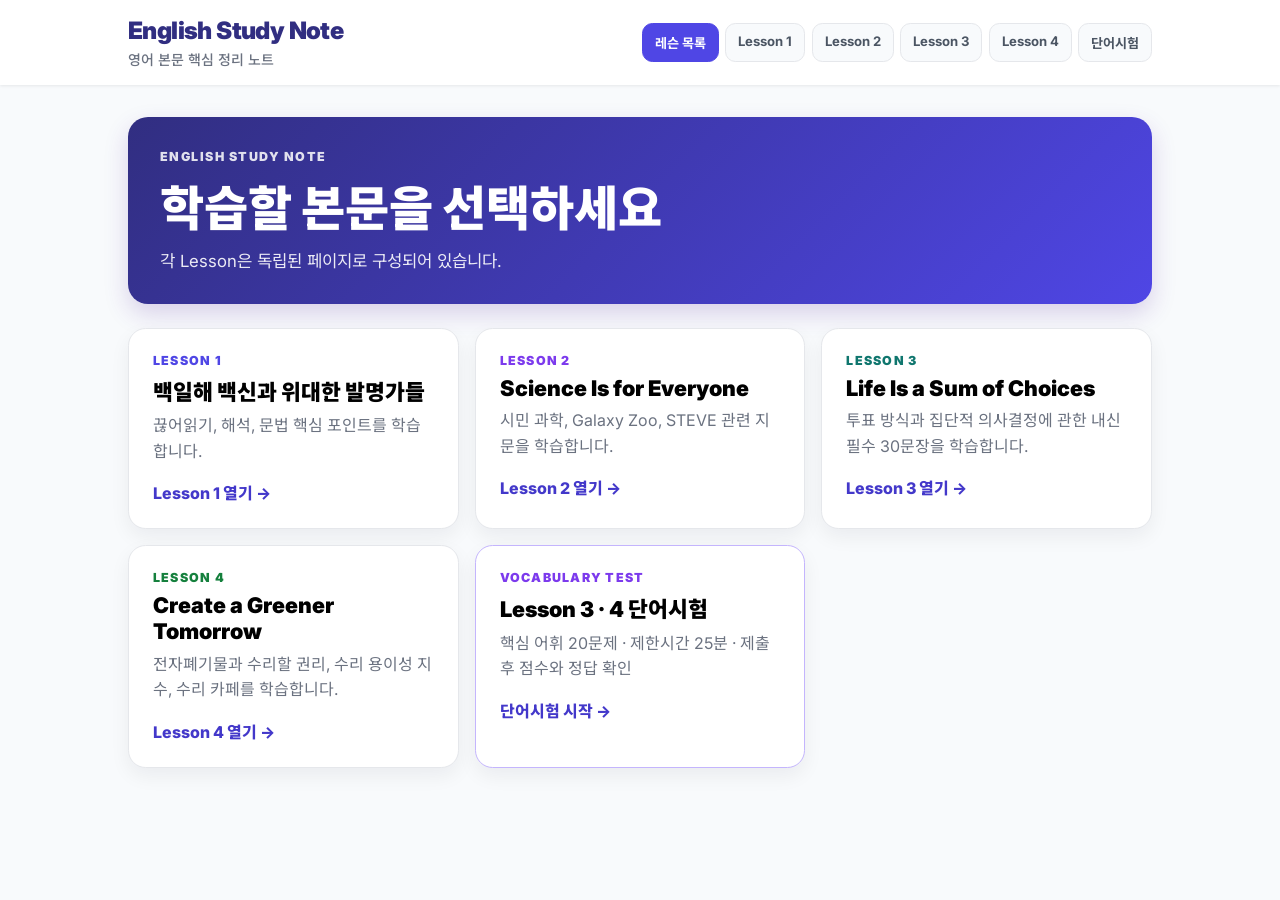
<file: index.html>
<!DOCTYPE html>
<html lang="ko">
<head>
<meta charset="UTF-8">
<meta name="viewport" content="width=device-width, initial-scale=1.0">
<title>English Study Note</title>
<link rel="stylesheet" href="style.css">
<link rel="preconnect" href="https://fonts.googleapis.com">
<link rel="preconnect" href="https://fonts.gstatic.com" crossorigin>
<link href="https://fonts.googleapis.com/css2?family=Inter:wght@400;500;600;700;900&family=Noto+Sans+KR:wght@400;500;700;900&display=swap" rel="stylesheet">
</head>
<body class="text-gray-800">
<header class="site-header">
<div class="header-inner">
<div><h1>English Study Note</h1><p>영어 본문 핵심 정리 노트</p></div>
<nav class="page-nav"></nav>
</div>
</header>
<main class="lesson-page">
<section class="lesson2-hero" style="background:linear-gradient(135deg,#312e81,#4f46e5);">
<div class="lesson-kicker">ENGLISH STUDY NOTE</div><h2>학습할 본문을 선택하세요</h2><p>각 Lesson은 독립된 페이지로 구성되어 있습니다.</p>
</section>
<div style="display:grid;grid-template-columns:repeat(auto-fit,minmax(260px,1fr));gap:1rem;">
<a href="lesson1.html" class="lesson-home-card"><div class="lesson-card-kicker lesson1-kicker">LESSON 1</div><h3>백일해 백신과 위대한 발명가들</h3><p>끊어읽기, 해석, 문법 핵심 포인트를 학습합니다.</p><div class="lesson-card-link">Lesson 1 열기 →</div></a>
<a href="lesson2.html" class="lesson-home-card"><div class="lesson-card-kicker lesson2-kicker">LESSON 2</div><h3>Science Is for Everyone</h3><p>시민 과학, Galaxy Zoo, STEVE 관련 지문을 학습합니다.</p><div class="lesson-card-link">Lesson 2 열기 →</div></a>
<a href="lesson3.html" class="lesson-home-card"><div class="lesson-card-kicker lesson3-kicker">LESSON 3</div><h3>Life Is a Sum of Choices</h3><p>투표 방식과 집단적 의사결정에 관한 내신 필수 30문장을 학습합니다.</p><div class="lesson-card-link">Lesson 3 열기 →</div></a>
<a href="lesson4.html" class="lesson-home-card"><div class="lesson-card-kicker lesson4-kicker">LESSON 4</div><h3>Create a Greener Tomorrow</h3><p>전자폐기물과 수리할 권리, 수리 용이성 지수, 수리 카페를 학습합니다.</p><div class="lesson-card-link">Lesson 4 열기 →</div></a>
<a href="quiz.html" class="lesson-home-card quiz-home-card"><div class="lesson-card-kicker lesson2-kicker">VOCABULARY TEST</div><h3>Lesson 3 · 4 단어시험</h3><p>핵심 어휘 20문제 · 제한시간 25분 · 제출 후 점수와 정답 확인</p><div class="lesson-card-link">단어시험 시작 →</div></a>
</div>
</main>
<script src="script.js"></script>
</body></html>
</file>
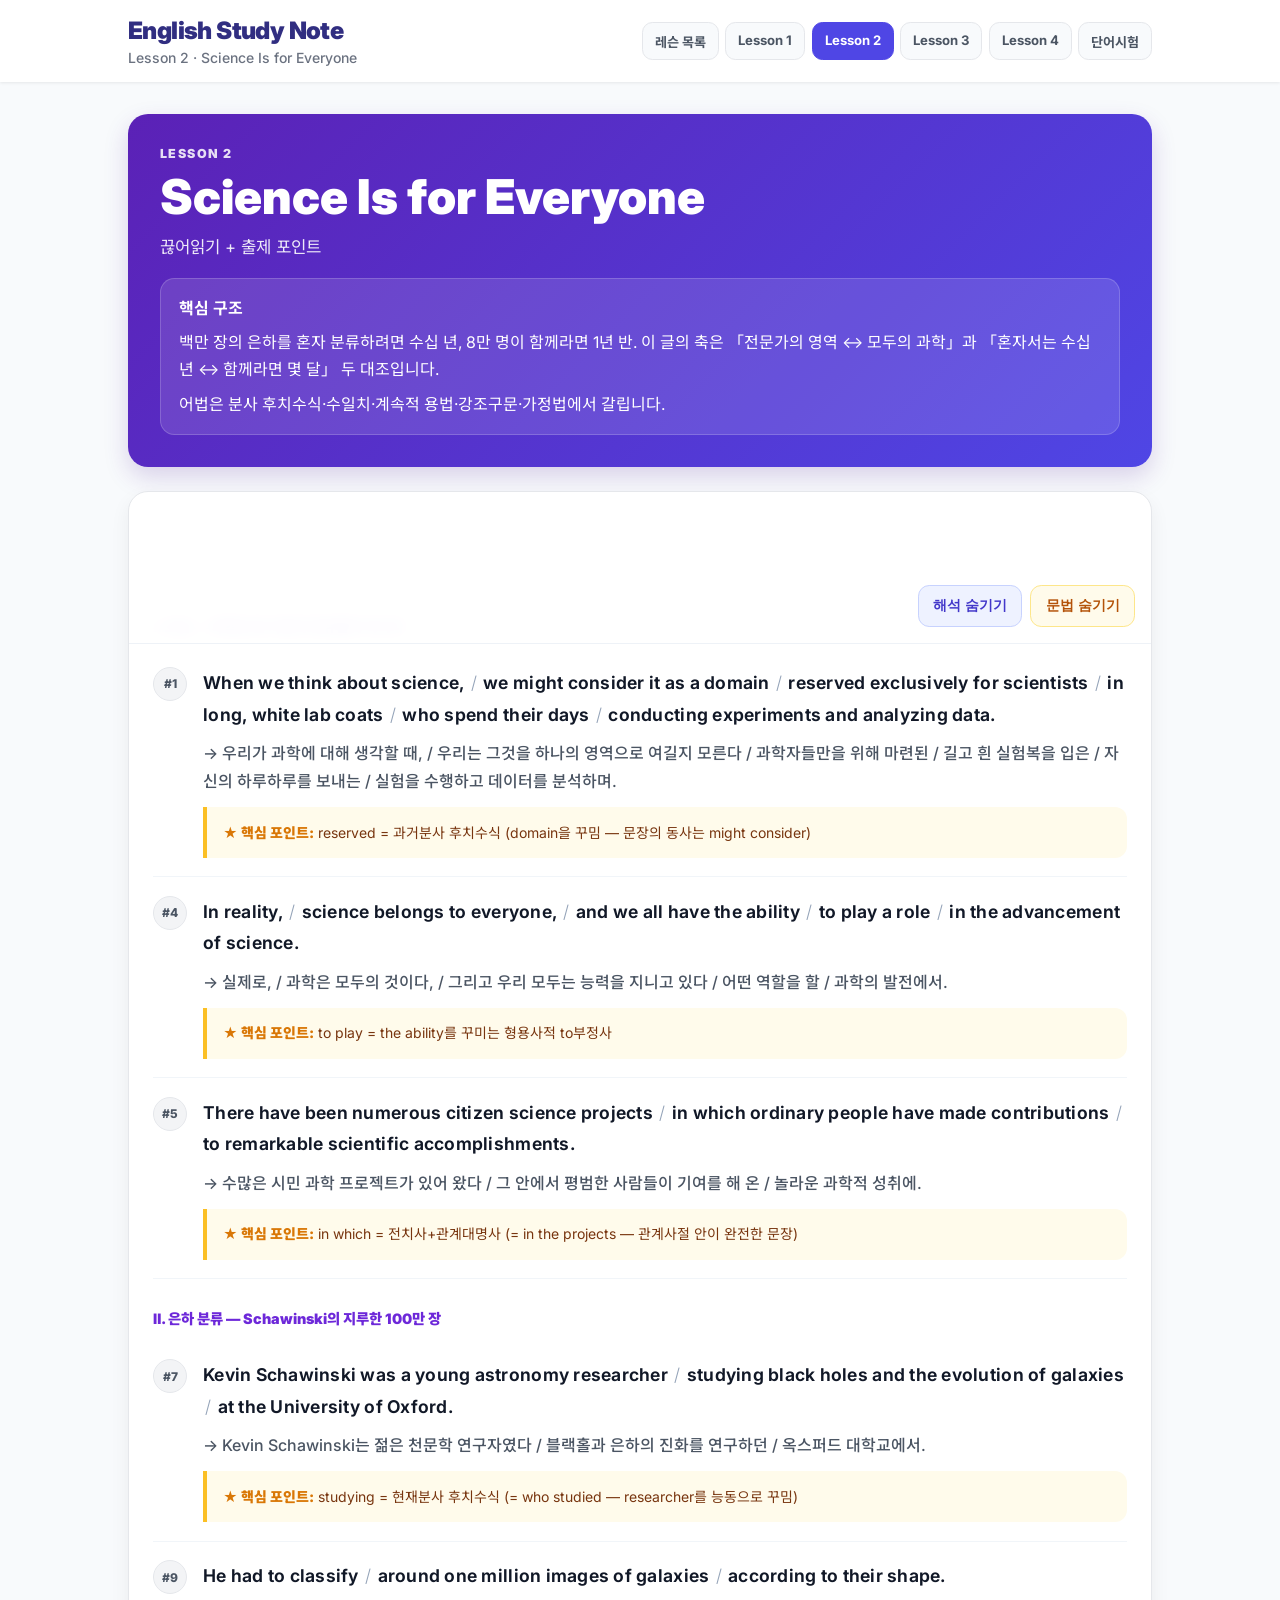
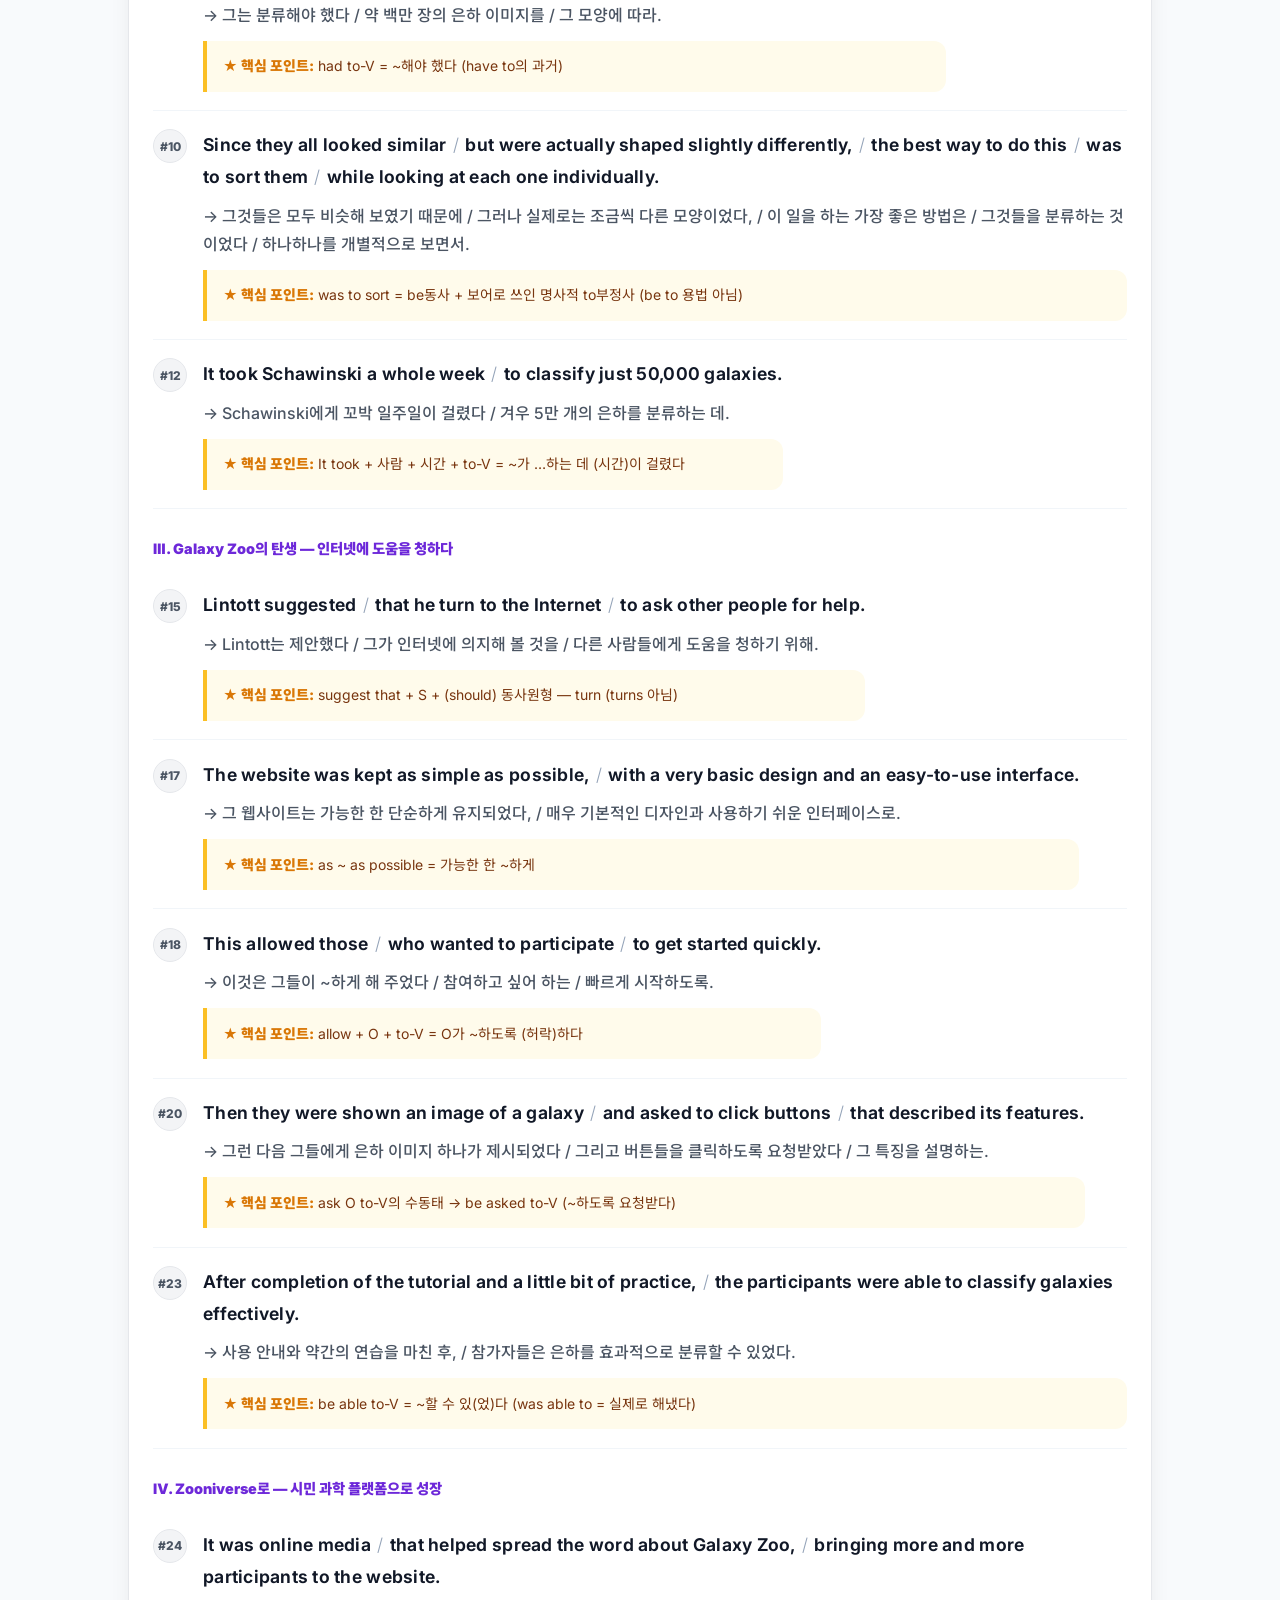
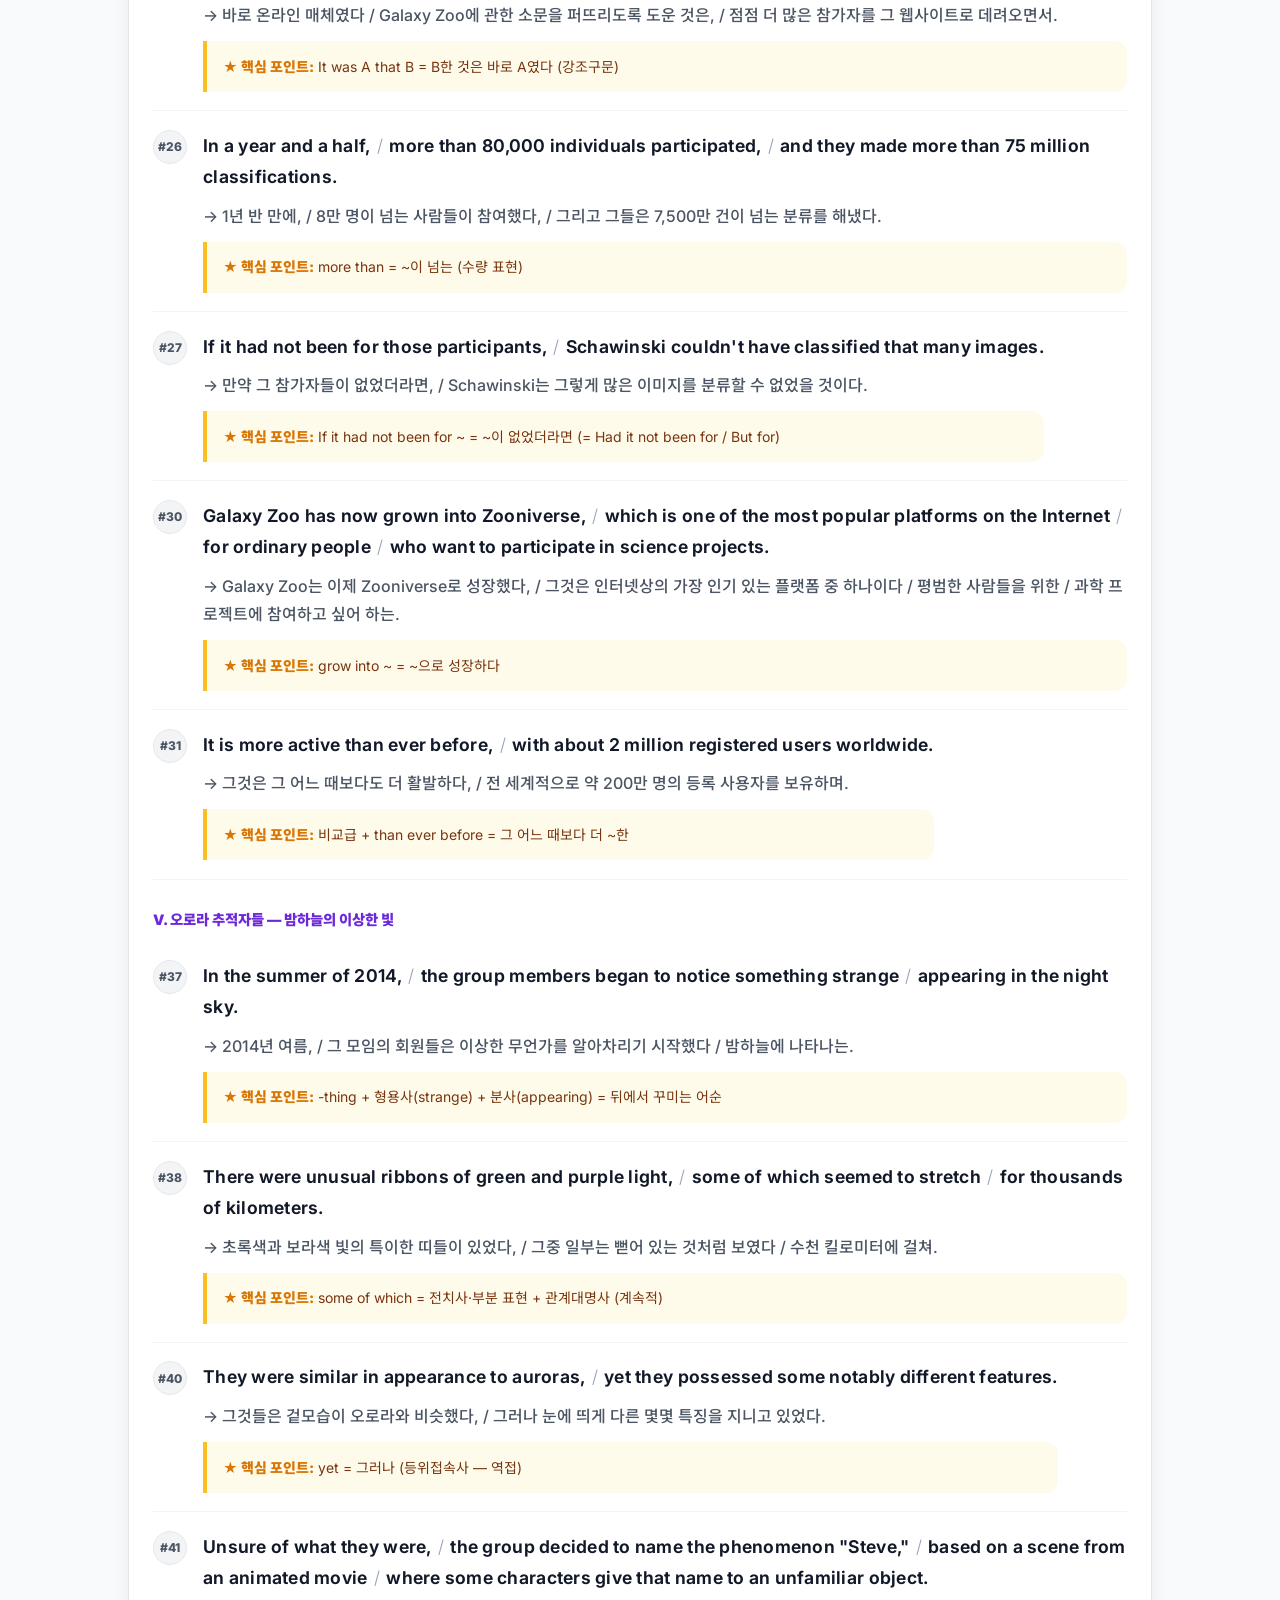
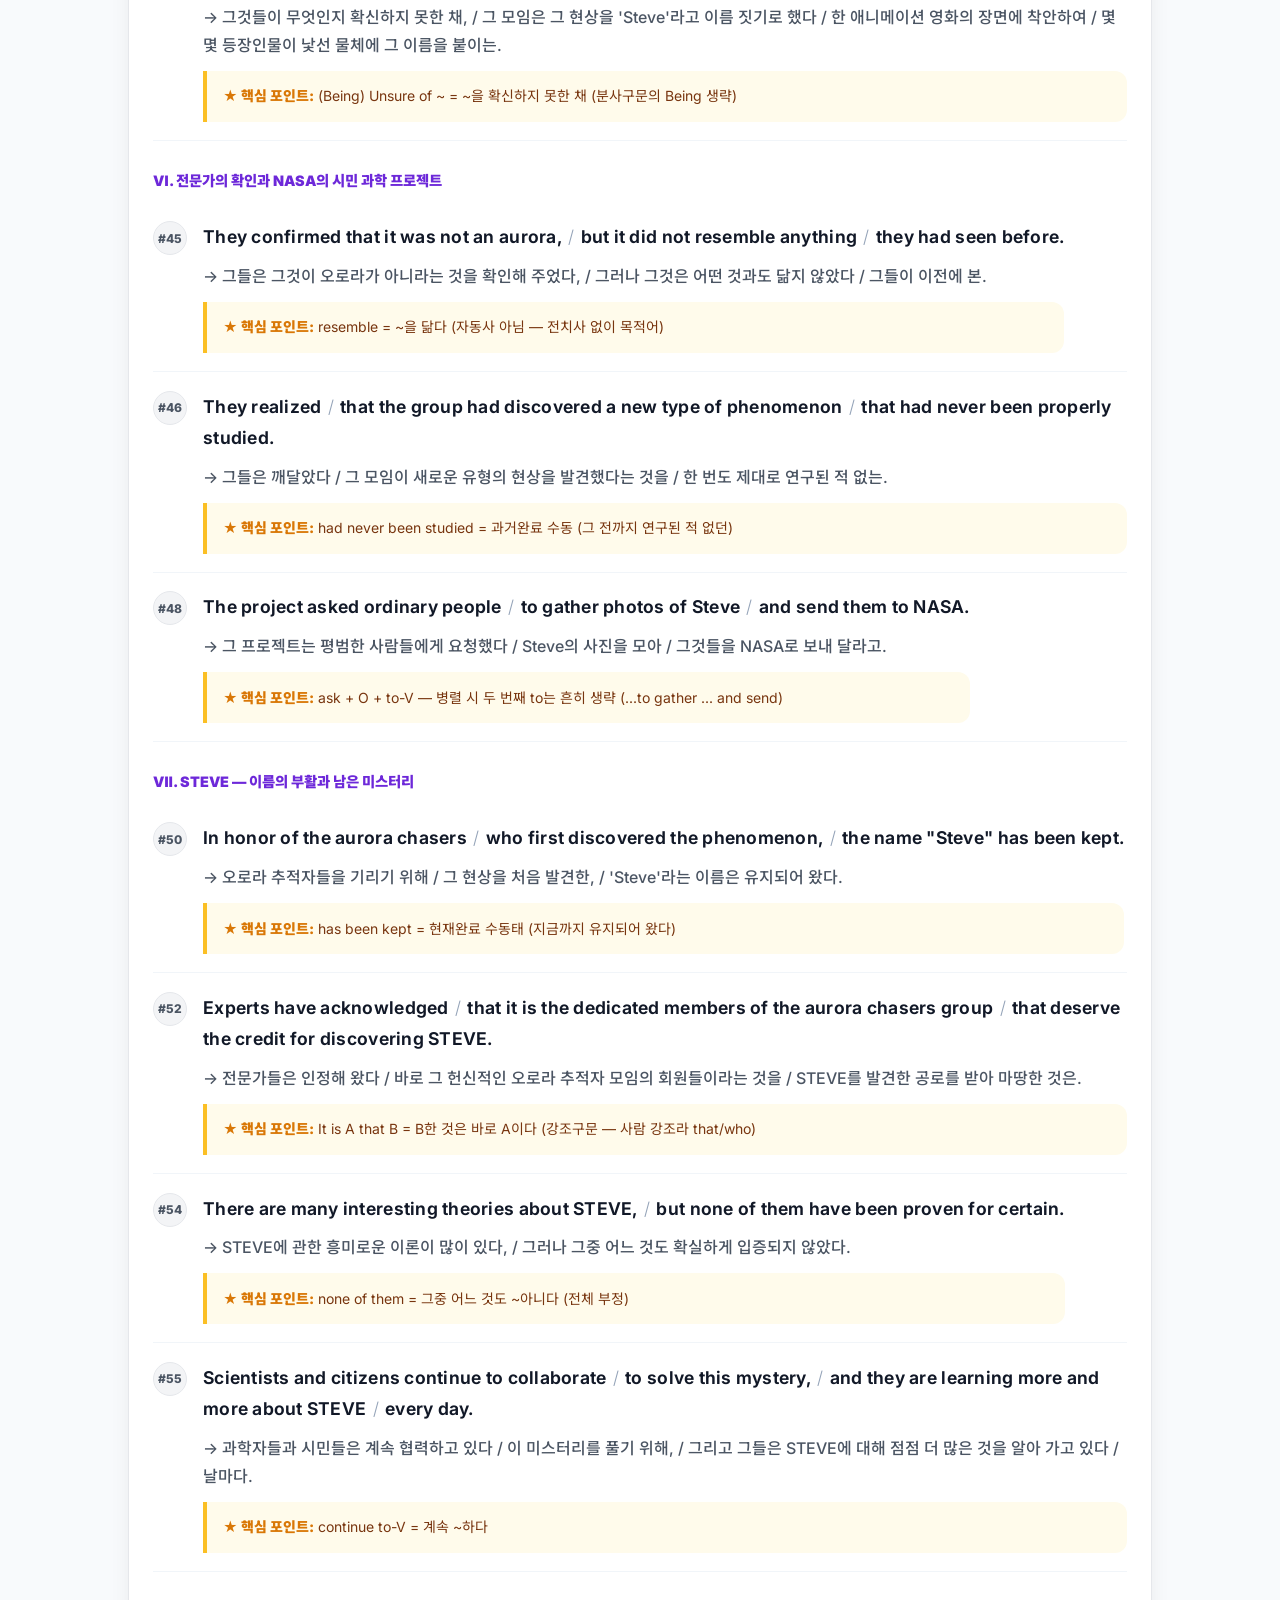
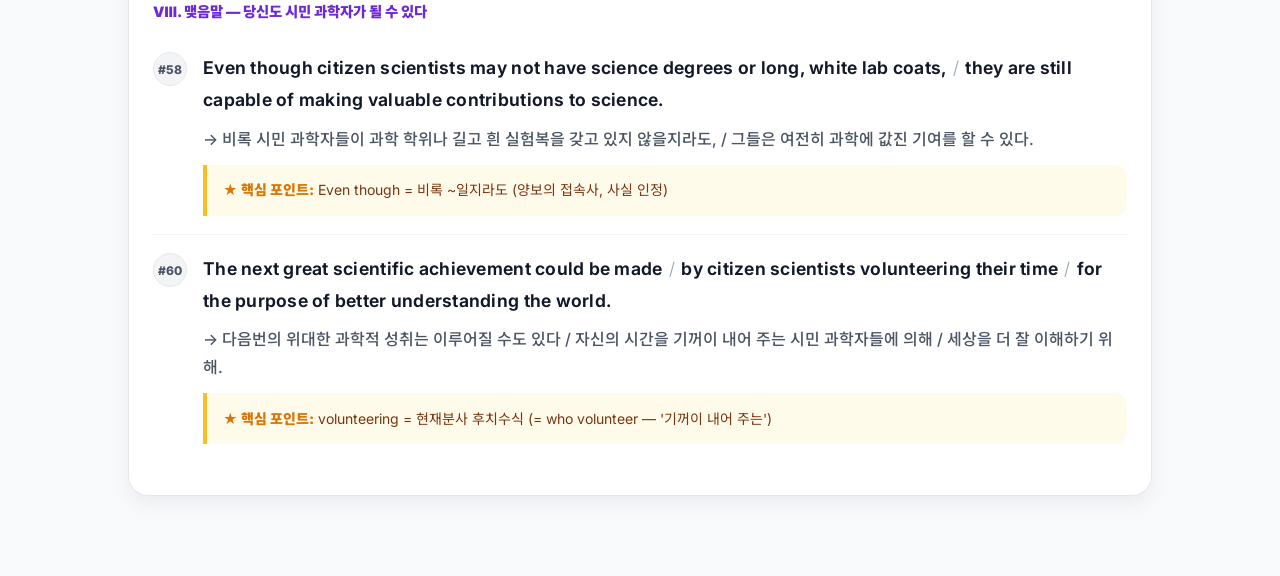
<file: lesson2.html>
<!DOCTYPE html>
<html lang="ko">
<head>
<meta charset="UTF-8">
<meta name="viewport" content="width=device-width, initial-scale=1.0">
<title>Lesson 2 - Science Is for Everyone</title>
<link rel="stylesheet" href="style.css">
<link rel="preconnect" href="https://fonts.googleapis.com">
<link rel="preconnect" href="https://fonts.gstatic.com" crossorigin>
<link href="https://fonts.googleapis.com/css2?family=Inter:wght@400;500;600;700;900&family=Noto+Sans+KR:wght@400;500;700;900&display=swap" rel="stylesheet">
</head>
<body class="text-gray-800 antialiased pb-20">
<header class="site-header">
<div class="header-inner">
<div><h1>English Study Note</h1><p>Lesson 2 · Science Is for Everyone</p></div>
<nav class="page-nav"><a href="index.html">레슨 목록</a><a href="lesson1.html">Lesson 1</a><a class="active" href="lesson2.html">Lesson 2</a></nav>
</div>
</header>
<main class="lesson-page">
<section class="lesson2-hero">
<div class="lesson-kicker">LESSON 2</div><h2>Science Is for Everyone</h2><p>끊어읽기 + 출제 포인트</p>
<div class="core-box"><strong>핵심 구조</strong><p>백만 장의 은하를 혼자 분류하려면 수십 년, 8만 명이 함께라면 1년 반. 이 글의 축은 「전문가의 영역 ↔ 모두의 과학」과 「혼자서는 수십 년 ↔ 함께라면 몇 달」 두 대조입니다.</p><p>어법은 분사 후치수식·수일치·계속적 용법·강조구문·가정법에서 갈립니다.</p></div>
</section>
<section class="study-card">
<div class="controls"><button id="toggle-translation" class="translation-btn">해석 숨기기</button><button id="toggle-grammar" class="grammar-btn">문법 숨기기</button></div>
<div class="study-list">
<div class="part-label">Ⅰ. 도입 — 과학은 흰 가운의 전유물이 아니다</div>
<div class="study-item"><span class="number-badge">#1</span><div class="w-full"><p class="sentence">When we think about science, <span class="slash">/</span> we might consider it as a domain <span class="slash">/</span> reserved exclusively for scientists <span class="slash">/</span> in long, white lab coats <span class="slash">/</span> who spend their days <span class="slash">/</span> conducting experiments and analyzing data.</p><p class="translation-text">→ 우리가 과학에 대해 생각할 때, / 우리는 그것을 하나의 영역으로 여길지 모른다 / 과학자들만을 위해 마련된 / 길고 흰 실험복을 입은 / 자신의 하루하루를 보내는 / 실험을 수행하고 데이터를 분석하며.</p><div class="grammar-text"><span class="grammar-label">★ 핵심 포인트:</span> reserved = 과거분사 후치수식 (domain을 꾸밈 — 문장의 동사는 might consider)</div></div></div>
<div class="study-item"><span class="number-badge">#4</span><div class="w-full"><p class="sentence">In reality, <span class="slash">/</span> science belongs to everyone, <span class="slash">/</span> and we all have the ability <span class="slash">/</span> to play a role <span class="slash">/</span> in the advancement of science.</p><p class="translation-text">→ 실제로, / 과학은 모두의 것이다, / 그리고 우리 모두는 능력을 지니고 있다 / 어떤 역할을 할 / 과학의 발전에서.</p><div class="grammar-text"><span class="grammar-label">★ 핵심 포인트:</span> to play = the ability를 꾸미는 형용사적 to부정사</div></div></div>
<div class="study-item"><span class="number-badge">#5</span><div class="w-full"><p class="sentence">There have been numerous citizen science projects <span class="slash">/</span> in which ordinary people have made contributions <span class="slash">/</span> to remarkable scientific accomplishments.</p><p class="translation-text">→ 수많은 시민 과학 프로젝트가 있어 왔다 / 그 안에서 평범한 사람들이 기여를 해 온 / 놀라운 과학적 성취에.</p><div class="grammar-text"><span class="grammar-label">★ 핵심 포인트:</span> in which = 전치사+관계대명사 (= in the projects — 관계사절 안이 완전한 문장)</div></div></div>
<div class="part-label">Ⅱ. 은하 분류 — Schawinski의 지루한 100만 장</div>
<div class="study-item"><span class="number-badge">#7</span><div class="w-full"><p class="sentence">Kevin Schawinski was a young astronomy researcher <span class="slash">/</span> studying black holes and the evolution of galaxies <span class="slash">/</span> at the University of Oxford.</p><p class="translation-text">→ Kevin Schawinski는 젊은 천문학 연구자였다 / 블랙홀과 은하의 진화를 연구하던 / 옥스퍼드 대학교에서.</p><div class="grammar-text"><span class="grammar-label">★ 핵심 포인트:</span> studying = 현재분사 후치수식 (= who studied — researcher를 능동으로 꾸밈)</div></div></div>
<div class="study-item"><span class="number-badge">#9</span><div class="w-full"><p class="sentence">He had to classify <span class="slash">/</span> around one million images of galaxies <span class="slash">/</span> according to their shape.</p><p class="translation-text">→ 그는 분류해야 했다 / 약 백만 장의 은하 이미지를 / 그 모양에 따라.</p><div class="grammar-text"><span class="grammar-label">★ 핵심 포인트:</span> had to-V = ~해야 했다 (have to의 과거)</div></div></div>
<div class="study-item"><span class="number-badge">#10</span><div class="w-full"><p class="sentence">Since they all looked similar <span class="slash">/</span> but were actually shaped slightly differently, <span class="slash">/</span> the best way to do this <span class="slash">/</span> was to sort them <span class="slash">/</span> while looking at each one individually.</p><p class="translation-text">→ 그것들은 모두 비슷해 보였기 때문에 / 그러나 실제로는 조금씩 다른 모양이었다, / 이 일을 하는 가장 좋은 방법은 / 그것들을 분류하는 것이었다 / 하나하나를 개별적으로 보면서.</p><div class="grammar-text"><span class="grammar-label">★ 핵심 포인트:</span> was to sort = be동사 + 보어로 쓰인 명사적 to부정사 (be to 용법 아님)</div></div></div>
<div class="study-item"><span class="number-badge">#12</span><div class="w-full"><p class="sentence">It took Schawinski a whole week <span class="slash">/</span> to classify just 50,000 galaxies.</p><p class="translation-text">→ Schawinski에게 꼬박 일주일이 걸렸다 / 겨우 5만 개의 은하를 분류하는 데.</p><div class="grammar-text"><span class="grammar-label">★ 핵심 포인트:</span> It took + 사람 + 시간 + to-V = ~가 …하는 데 (시간)이 걸렸다</div></div></div>
<div class="part-label">Ⅲ. Galaxy Zoo의 탄생 — 인터넷에 도움을 청하다</div>
<div class="study-item"><span class="number-badge">#15</span><div class="w-full"><p class="sentence">Lintott suggested <span class="slash">/</span> that he turn to the Internet <span class="slash">/</span> to ask other people for help.</p><p class="translation-text">→ Lintott는 제안했다 / 그가 인터넷에 의지해 볼 것을 / 다른 사람들에게 도움을 청하기 위해.</p><div class="grammar-text"><span class="grammar-label">★ 핵심 포인트:</span> suggest that + S + (should) 동사원형 — turn (turns 아님)</div></div></div>
<div class="study-item"><span class="number-badge">#17</span><div class="w-full"><p class="sentence">The website was kept as simple as possible, <span class="slash">/</span> with a very basic design and an easy-to-use interface.</p><p class="translation-text">→ 그 웹사이트는 가능한 한 단순하게 유지되었다, / 매우 기본적인 디자인과 사용하기 쉬운 인터페이스로.</p><div class="grammar-text"><span class="grammar-label">★ 핵심 포인트:</span> as ~ as possible = 가능한 한 ~하게</div></div></div>
<div class="study-item"><span class="number-badge">#18</span><div class="w-full"><p class="sentence">This allowed those <span class="slash">/</span> who wanted to participate <span class="slash">/</span> to get started quickly.</p><p class="translation-text">→ 이것은 그들이 ~하게 해 주었다 / 참여하고 싶어 하는 / 빠르게 시작하도록.</p><div class="grammar-text"><span class="grammar-label">★ 핵심 포인트:</span> allow + O + to-V = O가 ~하도록 (허락)하다</div></div></div>
<div class="study-item"><span class="number-badge">#20</span><div class="w-full"><p class="sentence">Then they were shown an image of a galaxy <span class="slash">/</span> and asked to click buttons <span class="slash">/</span> that described its features.</p><p class="translation-text">→ 그런 다음 그들에게 은하 이미지 하나가 제시되었다 / 그리고 버튼들을 클릭하도록 요청받았다 / 그 특징을 설명하는.</p><div class="grammar-text"><span class="grammar-label">★ 핵심 포인트:</span> ask O to-V의 수동태 → be asked to-V (~하도록 요청받다)</div></div></div>
<div class="study-item"><span class="number-badge">#23</span><div class="w-full"><p class="sentence">After completion of the tutorial and a little bit of practice, <span class="slash">/</span> the participants were able to classify galaxies effectively.</p><p class="translation-text">→ 사용 안내와 약간의 연습을 마친 후, / 참가자들은 은하를 효과적으로 분류할 수 있었다.</p><div class="grammar-text"><span class="grammar-label">★ 핵심 포인트:</span> be able to-V = ~할 수 있(었)다 (was able to = 실제로 해냈다)</div></div></div>
<div class="part-label">Ⅳ. Zooniverse로 — 시민 과학 플랫폼으로 성장</div>
<div class="study-item"><span class="number-badge">#24</span><div class="w-full"><p class="sentence">It was online media <span class="slash">/</span> that helped spread the word about Galaxy Zoo, <span class="slash">/</span> bringing more and more participants to the website.</p><p class="translation-text">→ 바로 온라인 매체였다 / Galaxy Zoo에 관한 소문을 퍼뜨리도록 도운 것은, / 점점 더 많은 참가자를 그 웹사이트로 데려오면서.</p><div class="grammar-text"><span class="grammar-label">★ 핵심 포인트:</span> It was A that B = B한 것은 바로 A였다 (강조구문)</div></div></div>
<div class="study-item"><span class="number-badge">#26</span><div class="w-full"><p class="sentence">In a year and a half, <span class="slash">/</span> more than 80,000 individuals participated, <span class="slash">/</span> and they made more than 75 million classifications.</p><p class="translation-text">→ 1년 반 만에, / 8만 명이 넘는 사람들이 참여했다, / 그리고 그들은 7,500만 건이 넘는 분류를 해냈다.</p><div class="grammar-text"><span class="grammar-label">★ 핵심 포인트:</span> more than = ~이 넘는 (수량 표현)</div></div></div>
<div class="study-item"><span class="number-badge">#27</span><div class="w-full"><p class="sentence">If it had not been for those participants, <span class="slash">/</span> Schawinski couldn't have classified that many images.</p><p class="translation-text">→ 만약 그 참가자들이 없었더라면, / Schawinski는 그렇게 많은 이미지를 분류할 수 없었을 것이다.</p><div class="grammar-text"><span class="grammar-label">★ 핵심 포인트:</span> If it had not been for ~ = ~이 없었더라면 (= Had it not been for / But for)</div></div></div>
<div class="study-item"><span class="number-badge">#30</span><div class="w-full"><p class="sentence">Galaxy Zoo has now grown into Zooniverse, <span class="slash">/</span> which is one of the most popular platforms on the Internet <span class="slash">/</span> for ordinary people <span class="slash">/</span> who want to participate in science projects.</p><p class="translation-text">→ Galaxy Zoo는 이제 Zooniverse로 성장했다, / 그것은 인터넷상의 가장 인기 있는 플랫폼 중 하나이다 / 평범한 사람들을 위한 / 과학 프로젝트에 참여하고 싶어 하는.</p><div class="grammar-text"><span class="grammar-label">★ 핵심 포인트:</span> grow into ~ = ~으로 성장하다</div></div></div>
<div class="study-item"><span class="number-badge">#31</span><div class="w-full"><p class="sentence">It is more active than ever before, <span class="slash">/</span> with about 2 million registered users worldwide.</p><p class="translation-text">→ 그것은 그 어느 때보다도 더 활발하다, / 전 세계적으로 약 200만 명의 등록 사용자를 보유하며.</p><div class="grammar-text"><span class="grammar-label">★ 핵심 포인트:</span> 비교급 + than ever before = 그 어느 때보다 더 ~한</div></div></div>
<div class="part-label">Ⅴ. 오로라 추적자들 — 밤하늘의 이상한 빛</div>
<div class="study-item"><span class="number-badge">#37</span><div class="w-full"><p class="sentence">In the summer of 2014, <span class="slash">/</span> the group members began to notice something strange <span class="slash">/</span> appearing in the night sky.</p><p class="translation-text">→ 2014년 여름, / 그 모임의 회원들은 이상한 무언가를 알아차리기 시작했다 / 밤하늘에 나타나는.</p><div class="grammar-text"><span class="grammar-label">★ 핵심 포인트:</span> -thing + 형용사(strange) + 분사(appearing) = 뒤에서 꾸미는 어순</div></div></div>
<div class="study-item"><span class="number-badge">#38</span><div class="w-full"><p class="sentence">There were unusual ribbons of green and purple light, <span class="slash">/</span> some of which seemed to stretch <span class="slash">/</span> for thousands of kilometers.</p><p class="translation-text">→ 초록색과 보라색 빛의 특이한 띠들이 있었다, / 그중 일부는 뻗어 있는 것처럼 보였다 / 수천 킬로미터에 걸쳐.</p><div class="grammar-text"><span class="grammar-label">★ 핵심 포인트:</span> some of which = 전치사·부분 표현 + 관계대명사 (계속적)</div></div></div>
<div class="study-item"><span class="number-badge">#40</span><div class="w-full"><p class="sentence">They were similar in appearance to auroras, <span class="slash">/</span> yet they possessed some notably different features.</p><p class="translation-text">→ 그것들은 겉모습이 오로라와 비슷했다, / 그러나 눈에 띄게 다른 몇몇 특징을 지니고 있었다.</p><div class="grammar-text"><span class="grammar-label">★ 핵심 포인트:</span> yet = 그러나 (등위접속사 — 역접)</div></div></div>
<div class="study-item"><span class="number-badge">#41</span><div class="w-full"><p class="sentence">Unsure of what they were, <span class="slash">/</span> the group decided to name the phenomenon "Steve," <span class="slash">/</span> based on a scene from an animated movie <span class="slash">/</span> where some characters give that name to an unfamiliar object.</p><p class="translation-text">→ 그것들이 무엇인지 확신하지 못한 채, / 그 모임은 그 현상을 'Steve'라고 이름 짓기로 했다 / 한 애니메이션 영화의 장면에 착안하여 / 몇몇 등장인물이 낯선 물체에 그 이름을 붙이는.</p><div class="grammar-text"><span class="grammar-label">★ 핵심 포인트:</span> (Being) Unsure of ~ = ~을 확신하지 못한 채 (분사구문의 Being 생략)</div></div></div>
<div class="part-label">Ⅵ. 전문가의 확인과 NASA의 시민 과학 프로젝트</div>
<div class="study-item"><span class="number-badge">#45</span><div class="w-full"><p class="sentence">They confirmed that it was not an aurora, <span class="slash">/</span> but it did not resemble anything <span class="slash">/</span> they had seen before.</p><p class="translation-text">→ 그들은 그것이 오로라가 아니라는 것을 확인해 주었다, / 그러나 그것은 어떤 것과도 닮지 않았다 / 그들이 이전에 본.</p><div class="grammar-text"><span class="grammar-label">★ 핵심 포인트:</span> resemble = ~을 닮다 (자동사 아님 — 전치사 없이 목적어)</div></div></div>
<div class="study-item"><span class="number-badge">#46</span><div class="w-full"><p class="sentence">They realized <span class="slash">/</span> that the group had discovered a new type of phenomenon <span class="slash">/</span> that had never been properly studied.</p><p class="translation-text">→ 그들은 깨달았다 / 그 모임이 새로운 유형의 현상을 발견했다는 것을 / 한 번도 제대로 연구된 적 없는.</p><div class="grammar-text"><span class="grammar-label">★ 핵심 포인트:</span> had never been studied = 과거완료 수동 (그 전까지 연구된 적 없던)</div></div></div>
<div class="study-item"><span class="number-badge">#48</span><div class="w-full"><p class="sentence">The project asked ordinary people <span class="slash">/</span> to gather photos of Steve <span class="slash">/</span> and send them to NASA.</p><p class="translation-text">→ 그 프로젝트는 평범한 사람들에게 요청했다 / Steve의 사진을 모아 / 그것들을 NASA로 보내 달라고.</p><div class="grammar-text"><span class="grammar-label">★ 핵심 포인트:</span> ask + O + to-V — 병렬 시 두 번째 to는 흔히 생략 (...to gather ... and send)</div></div></div>
<div class="part-label">Ⅶ. STEVE — 이름의 부활과 남은 미스터리</div>
<div class="study-item"><span class="number-badge">#50</span><div class="w-full"><p class="sentence">In honor of the aurora chasers <span class="slash">/</span> who first discovered the phenomenon, <span class="slash">/</span> the name "Steve" has been kept.</p><p class="translation-text">→ 오로라 추적자들을 기리기 위해 / 그 현상을 처음 발견한, / 'Steve'라는 이름은 유지되어 왔다.</p><div class="grammar-text"><span class="grammar-label">★ 핵심 포인트:</span> has been kept = 현재완료 수동태 (지금까지 유지되어 왔다)</div></div></div>
<div class="study-item"><span class="number-badge">#52</span><div class="w-full"><p class="sentence">Experts have acknowledged <span class="slash">/</span> that it is the dedicated members of the aurora chasers group <span class="slash">/</span> that deserve the credit for discovering STEVE.</p><p class="translation-text">→ 전문가들은 인정해 왔다 / 바로 그 헌신적인 오로라 추적자 모임의 회원들이라는 것을 / STEVE를 발견한 공로를 받아 마땅한 것은.</p><div class="grammar-text"><span class="grammar-label">★ 핵심 포인트:</span> It is A that B = B한 것은 바로 A이다 (강조구문 — 사람 강조라 that/who)</div></div></div>
<div class="study-item"><span class="number-badge">#54</span><div class="w-full"><p class="sentence">There are many interesting theories about STEVE, <span class="slash">/</span> but none of them have been proven for certain.</p><p class="translation-text">→ STEVE에 관한 흥미로운 이론이 많이 있다, / 그러나 그중 어느 것도 확실하게 입증되지 않았다.</p><div class="grammar-text"><span class="grammar-label">★ 핵심 포인트:</span> none of them = 그중 어느 것도 ~아니다 (전체 부정)</div></div></div>
<div class="study-item"><span class="number-badge">#55</span><div class="w-full"><p class="sentence">Scientists and citizens continue to collaborate <span class="slash">/</span> to solve this mystery, <span class="slash">/</span> and they are learning more and more about STEVE <span class="slash">/</span> every day.</p><p class="translation-text">→ 과학자들과 시민들은 계속 협력하고 있다 / 이 미스터리를 풀기 위해, / 그리고 그들은 STEVE에 대해 점점 더 많은 것을 알아 가고 있다 / 날마다.</p><div class="grammar-text"><span class="grammar-label">★ 핵심 포인트:</span> continue to-V = 계속 ~하다</div></div></div>
<div class="part-label">Ⅷ. 맺음말 — 당신도 시민 과학자가 될 수 있다</div>
<div class="study-item"><span class="number-badge">#58</span><div class="w-full"><p class="sentence">Even though citizen scientists may not have science degrees or long, white lab coats, <span class="slash">/</span> they are still capable of making valuable contributions to science.</p><p class="translation-text">→ 비록 시민 과학자들이 과학 학위나 길고 흰 실험복을 갖고 있지 않을지라도, / 그들은 여전히 과학에 값진 기여를 할 수 있다.</p><div class="grammar-text"><span class="grammar-label">★ 핵심 포인트:</span> Even though = 비록 ~일지라도 (양보의 접속사, 사실 인정)</div></div></div>
<div class="study-item"><span class="number-badge">#60</span><div class="w-full"><p class="sentence">The next great scientific achievement could be made <span class="slash">/</span> by citizen scientists volunteering their time <span class="slash">/</span> for the purpose of better understanding the world.</p><p class="translation-text">→ 다음번의 위대한 과학적 성취는 이루어질 수도 있다 / 자신의 시간을 기꺼이 내어 주는 시민 과학자들에 의해 / 세상을 더 잘 이해하기 위해.</p><div class="grammar-text"><span class="grammar-label">★ 핵심 포인트:</span> volunteering = 현재분사 후치수식 (= who volunteer — '기꺼이 내어 주는')</div></div></div>
</div></section></main>
<script src="script.js"></script>
</body>
</html>
</file>
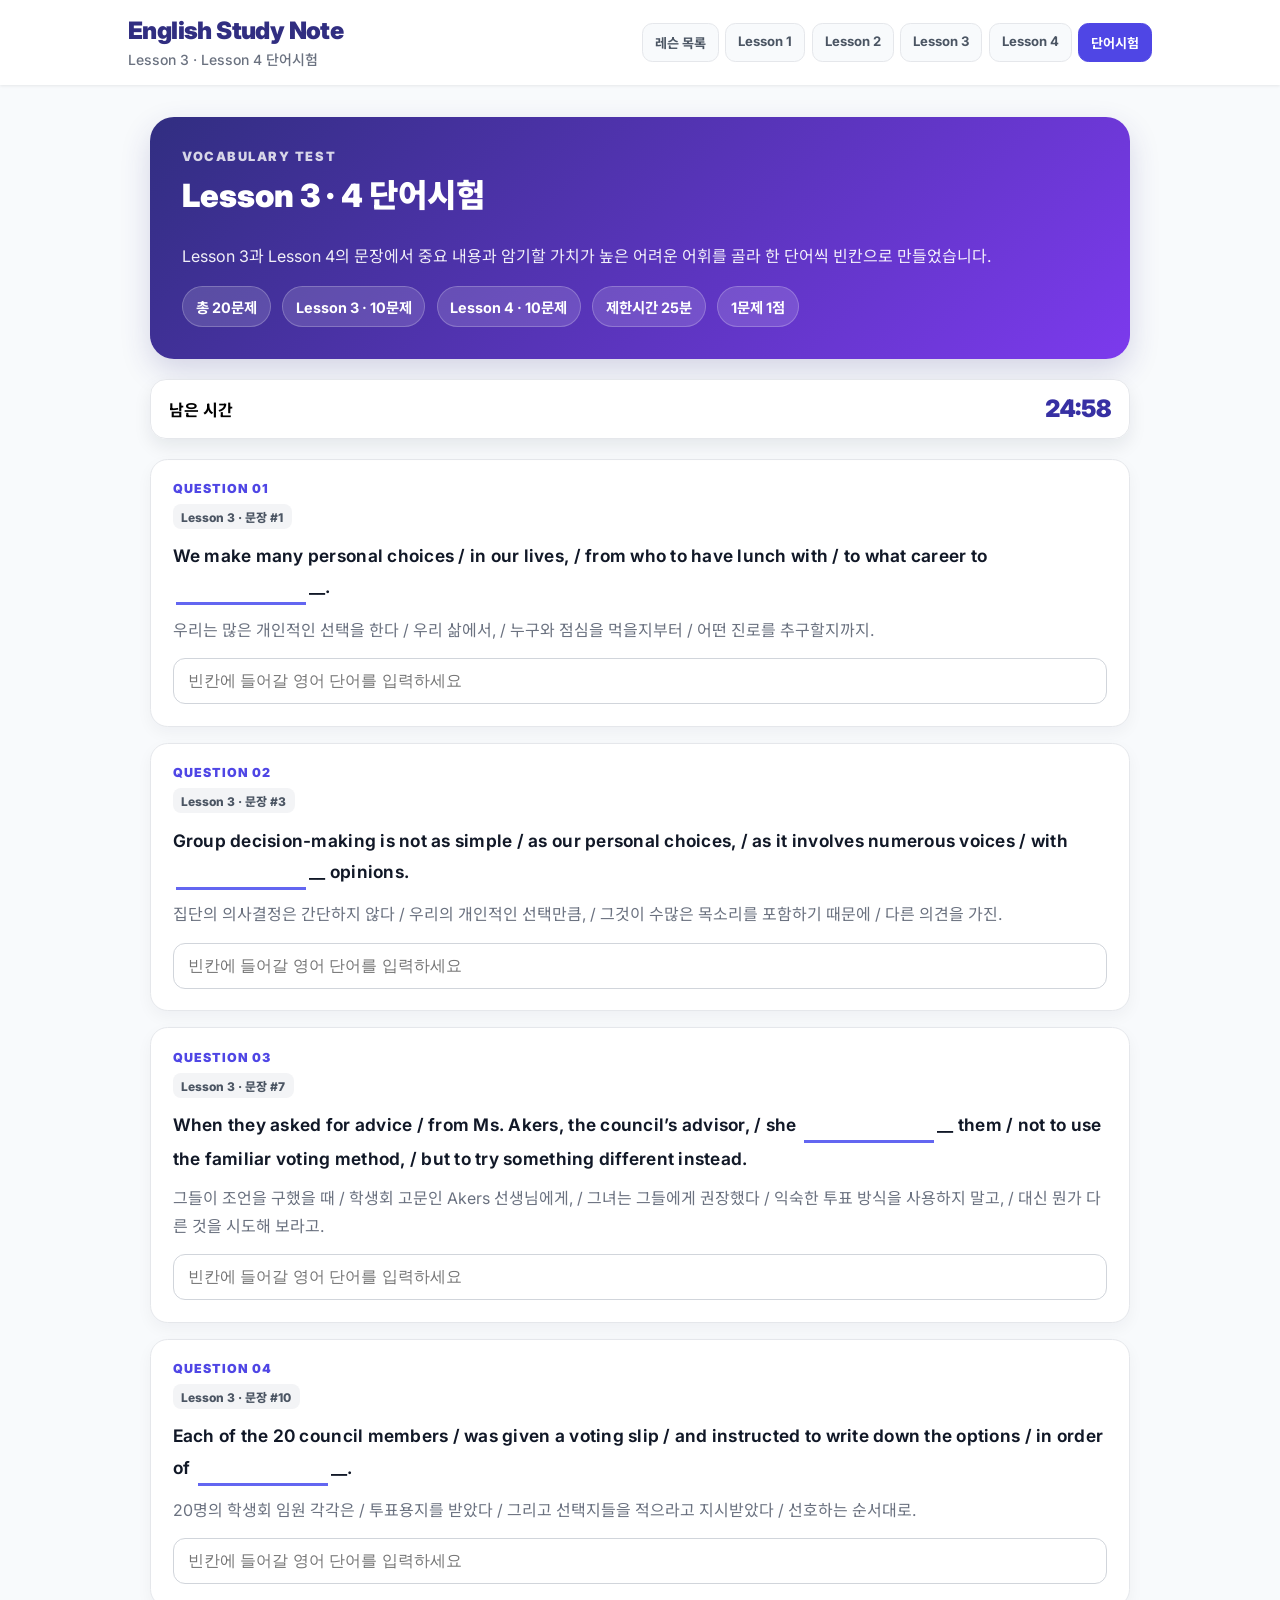
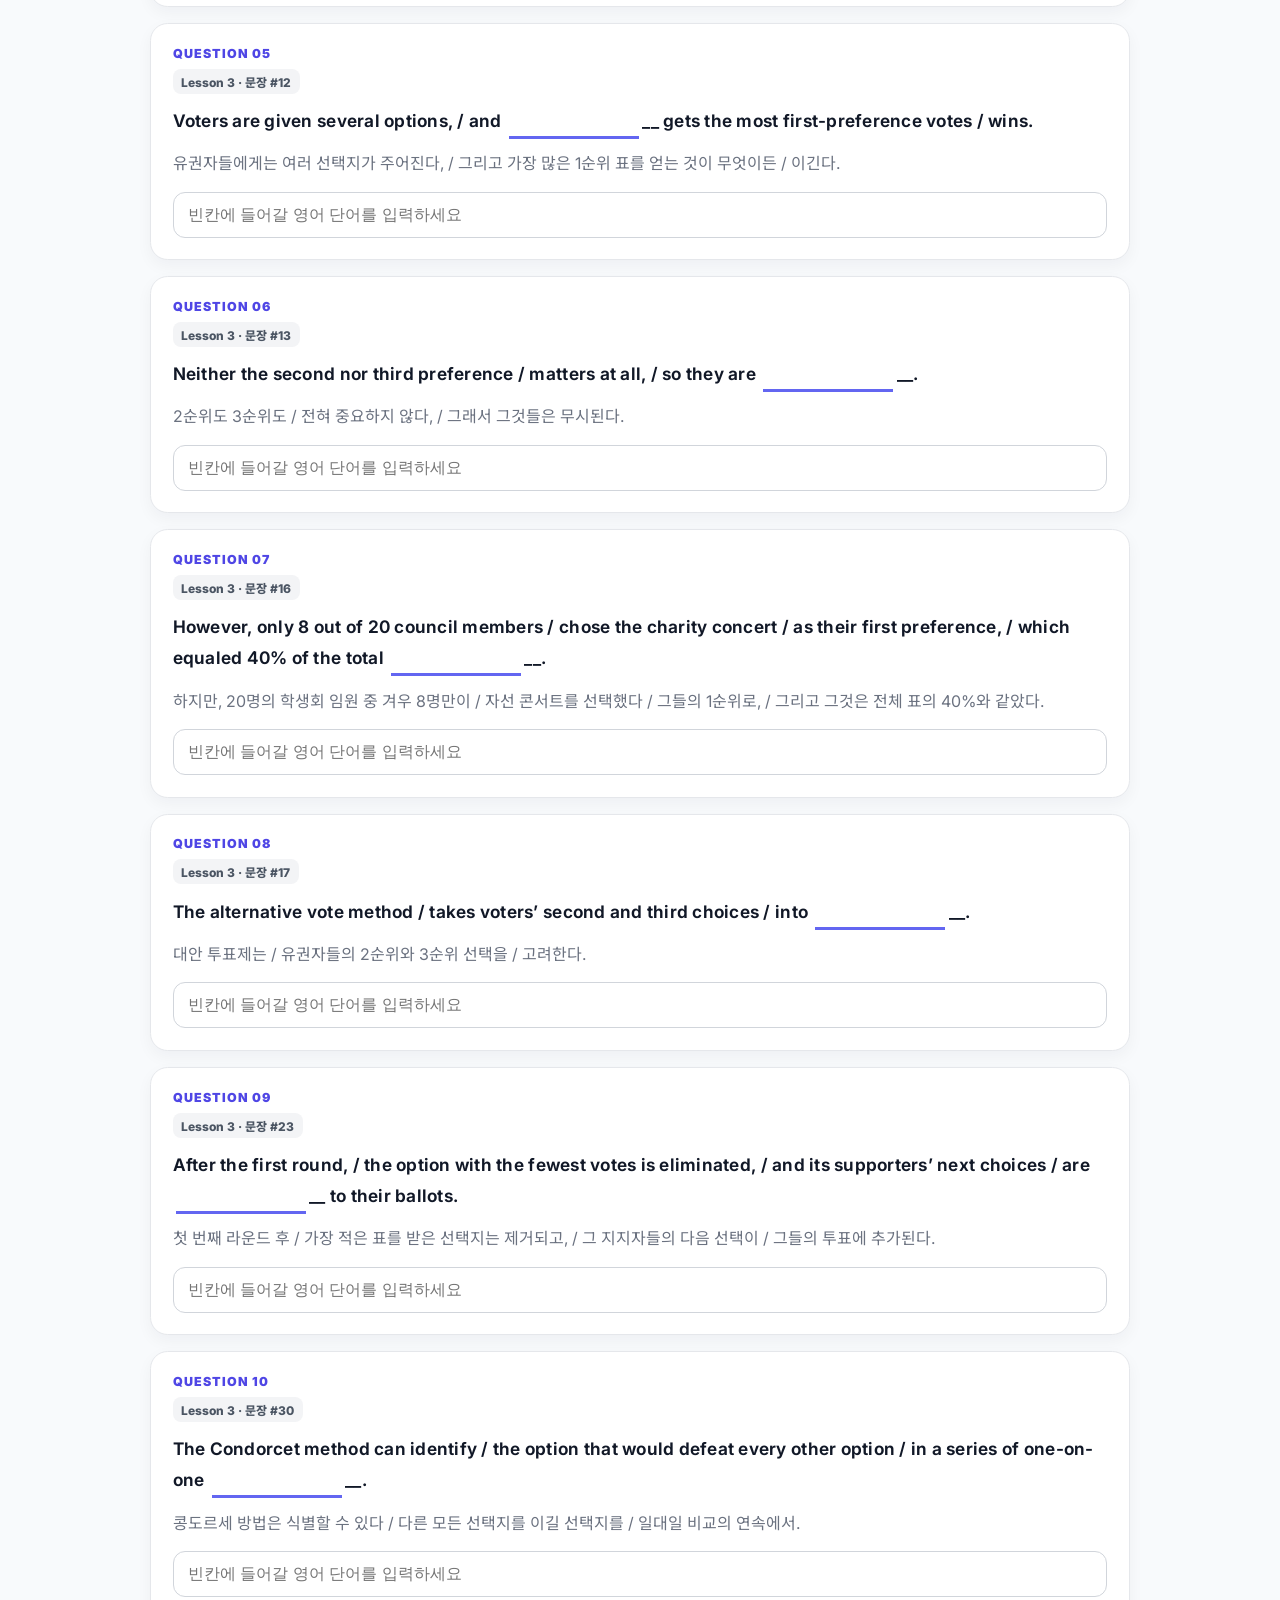
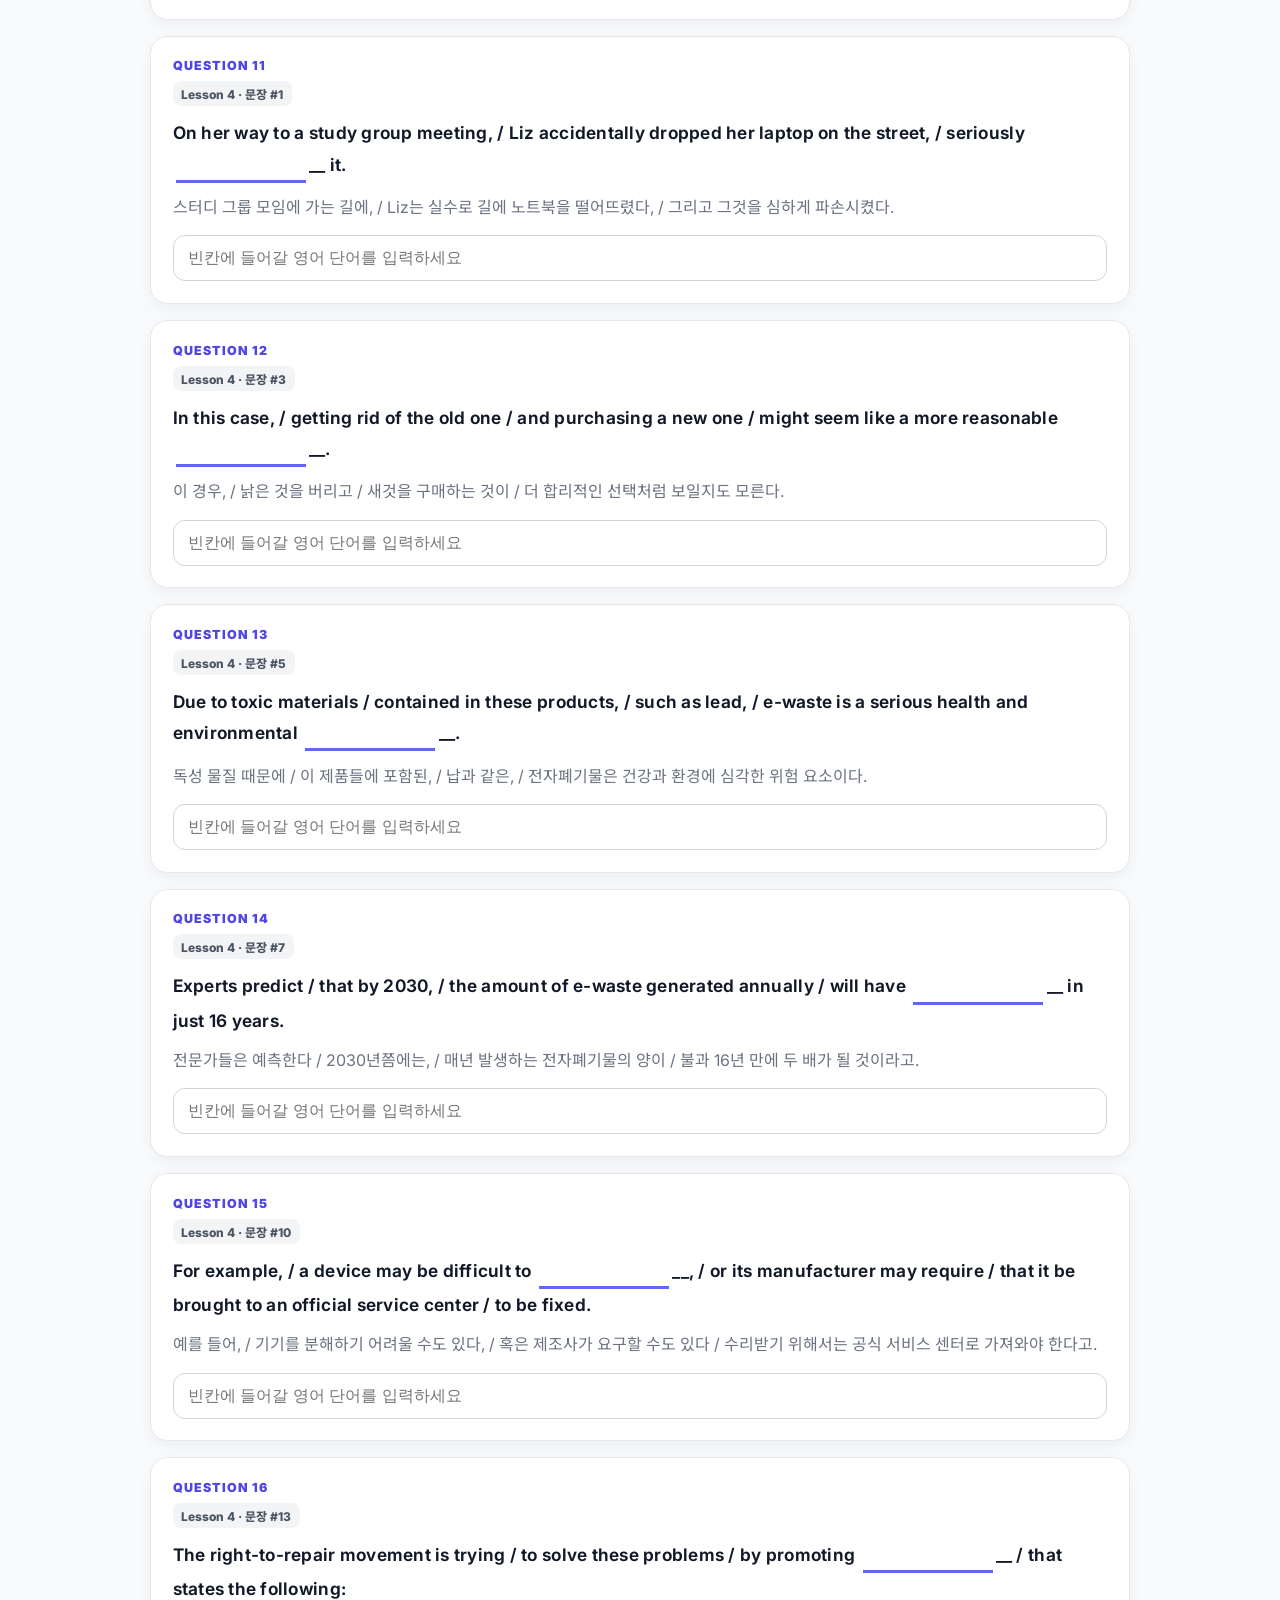
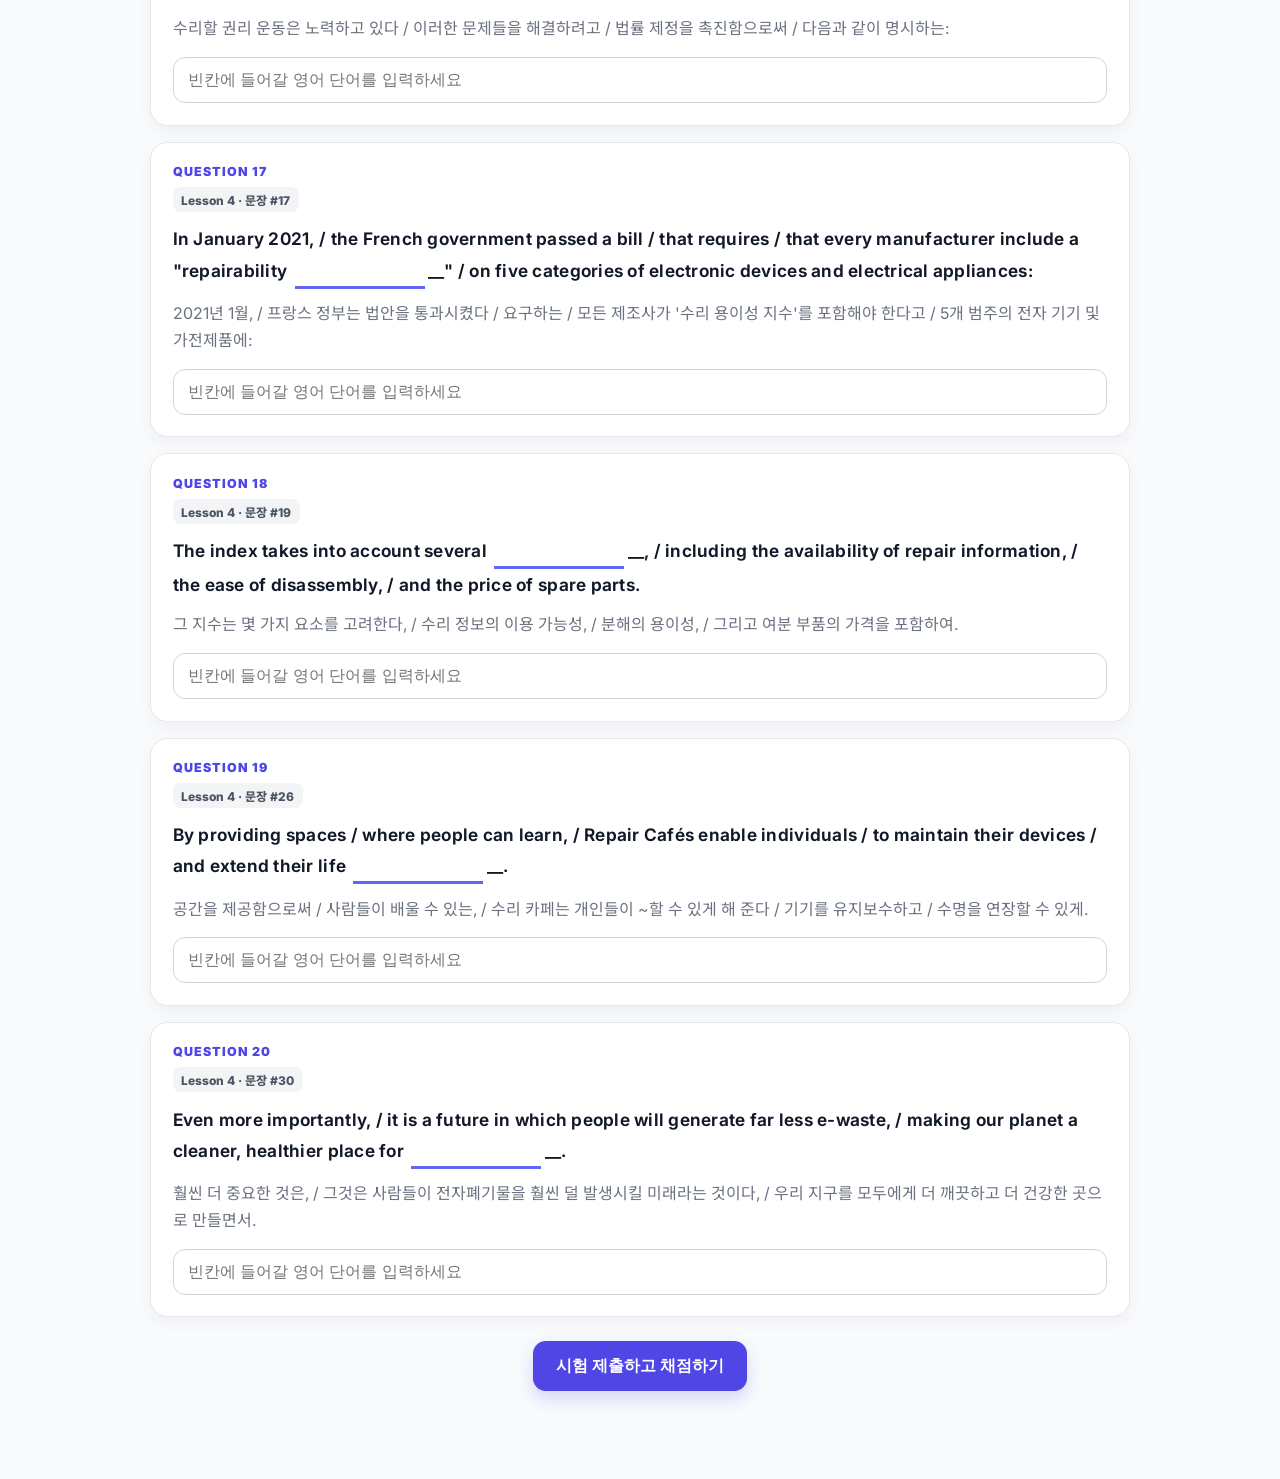
<file: quiz.html>
<!DOCTYPE html>
<html lang="ko">
<head>
  <meta charset="UTF-8">
  <meta name="viewport" content="width=device-width, initial-scale=1.0">
  <title>영어 단어시험 - Lesson 3 & 4</title>
  <link rel="stylesheet" href="style.css">
  <link rel="stylesheet" href="quiz.css">
  <link rel="preconnect" href="https://fonts.googleapis.com">
  <link rel="preconnect" href="https://fonts.gstatic.com" crossorigin>
  <link href="https://fonts.googleapis.com/css2?family=Inter:wght@400;500;600;700;800;900&family=Noto+Sans+KR:wght@400;500;700;900&display=swap" rel="stylesheet">
</head>
<body class="text-gray-800">
  <header class="site-header">
    <div class="header-inner">
      <div>
        <h1>English Study Note</h1>
        <p>Lesson 3 · Lesson 4 단어시험</p>
      </div>
      <nav class="page-nav"></nav>
    </div>
  </header>

  <main class="quiz-shell">
    <section class="quiz-hero">
      <div style="font-size:.8rem;font-weight:900;letter-spacing:.12em;opacity:.8;">VOCABULARY TEST</div>
      <h2 style="font-size:2rem;font-weight:900;margin-top:.4rem;">Lesson 3 · 4 단어시험</h2>
      <p style="margin-top:.65rem;line-height:1.7;opacity:.92;">Lesson 3과 Lesson 4의 문장에서 중요 내용과 암기할 가치가 높은 어려운 어휘를 골라 한 단어씩 빈칸으로 만들었습니다.</p>
      <div class="quiz-meta">
        <span class="meta-pill">총 20문제</span>
        <span class="meta-pill">Lesson 3 · 10문제</span>
        <span class="meta-pill">Lesson 4 · 10문제</span>
        <span class="meta-pill">제한시간 25분</span>
        <span class="meta-pill">1문제 1점</span>
      </div>
    </section>

    <div class="timer-bar">
      <strong>남은 시간</strong>
      <span id="timer" class="timer">25:00</span>
    </div>

    <form id="quiz" novalidate></form>

    <div class="submit-row">
      <button id="submit-quiz" class="submit-btn" type="button">시험 제출하고 채점하기</button>
    </div>

    <section id="result" class="result" aria-live="polite"></section>
  </main>

  <script src="script.js"></script>
  <script src="quiz.js"></script>
</body>
</html>
</file>
<file: style.css>
body {
    font-family: 'Inter', 'Noto Sans KR', sans-serif;
    background-color: #f8fafc;
    margin: 0;
    overflow-x: hidden;
}

.slash { color:#94a3b8; font-weight:300; margin:0 2px; }
.fade-in { animation: fadeIn 0.45s ease-out both; }
@keyframes fadeIn { from { opacity:0; transform:translateY(8px); } to { opacity:1; transform:translateY(0); } }

.site-header { background:#fff; box-shadow:0 1px 3px rgb(0 0 0 / 0.08); position:sticky; top:0; z-index:50; }
.header-inner { max-width:64rem; margin:0 auto; padding:1rem; display:flex; align-items:center; justify-content:space-between; gap:1rem; }
.site-header h1 { margin:0; color:#312e81; font-size:1.5rem; font-weight:900; letter-spacing:-0.025em; }
.site-header p { margin:.25rem 0 0; color:#6b7280; font-size:.875rem; font-weight:500; }
.page-nav { display:flex; gap:.4rem; flex-wrap:wrap; justify-content:flex-end; }
.page-nav a { text-decoration:none; color:#4b5563; background:#f8fafc; border:1px solid #e5e7eb; padding:.55rem .75rem; border-radius:.65rem; font-size:.82rem; font-weight:700; transition:background .2s ease,color .2s ease,border-color .2s ease,transform .2s ease; white-space:nowrap; }
.page-nav a:hover { background:#eef2ff; color:#4338ca; border-color:#c7d2fe; transform:translateY(-1px); }
.page-nav a.active { background:#4f46e5; color:#fff; border-color:#4f46e5; }

.lesson-page { max-width:64rem; margin:0 auto; padding:2rem 1rem 5rem; }
.lesson2-hero { background:linear-gradient(135deg,#5b21b6,#4f46e5); color:#fff; border-radius:1.25rem; padding:2rem; margin-bottom:1.5rem; box-shadow:0 10px 25px rgb(76 29 149 / .18); }
.lesson-kicker { font-size:.78rem; font-weight:900; letter-spacing:.12em; opacity:.85; }
.lesson2-hero h2 { margin:.35rem 0 0; font-size:clamp(2rem,5vw,3rem); font-weight:900; }
.lesson2-hero > p { margin:.5rem 0 0; font-size:1.05rem; opacity:.9; }
.core-box { margin-top:1.25rem; padding:1rem 1.1rem; border-radius:.9rem; background:rgb(255 255 255 / .12); border:1px solid rgb(255 255 255 / .18); line-height:1.7; }
.core-box p { margin:.45rem 0 0; }

.study-card { background:#fff; border:1px solid #e5e7eb; border-radius:1.25rem; box-shadow:0 8px 20px rgb(15 23 42 / .06); overflow:hidden; transition:box-shadow .25s ease,transform .25s ease; }
.study-card:hover { box-shadow:0 12px 28px rgb(15 23 42 / .09); transform:translateY(-1px); }
.controls { position:sticky; top:77px; z-index:10; background:rgb(255 255 255 / .96); backdrop-filter:blur(8px); padding:1rem; display:flex; justify-content:flex-end; gap:.5rem; border-bottom:1px solid #eef2f7; }
.controls button { border-radius:.7rem; padding:.55rem .9rem; font-size:.85rem; font-weight:800; cursor:pointer; transition:transform .18s ease,box-shadow .18s ease,background .18s ease; min-height:42px; }
.controls button:hover { transform:translateY(-1px); box-shadow:0 5px 12px rgb(15 23 42 / .08); }
.controls button:active { transform:translateY(0); }
.translation-btn { background:#eef2ff; color:#4338ca; border:1px solid #c7d2fe; }
.grammar-btn { background:#fffbeb; color:#b45309; border:1px solid #fde68a; }
.study-list { padding:1.25rem 1.5rem 2rem; }
.part-label { margin:1.25rem 0 .8rem; padding-top:.5rem; color:#6d28d9; font-size:.9rem; font-weight:900; }
.study-item { display:flex; align-items:flex-start; gap:1rem; padding:1.15rem 0; border-bottom:1px solid #f1f5f9; animation:itemIn .4s ease-out both; min-width:0; }
.study-item:nth-of-type(2n) { animation-delay:.04s; }
.study-item:last-child { border-bottom:0; }
@keyframes itemIn { from { opacity:0; transform:translateY(5px); } to { opacity:1; transform:translateY(0); } }
.number-badge { flex-shrink:0; background:#f3f4f6; color:#4b5563; width:2rem; height:2rem; display:flex; align-items:center; justify-content:center; border-radius:9999px; font-size:.75rem; font-weight:800; border:1px solid #e5e7eb; transition:transform .2s ease,background .2s ease; }
.study-item:hover .number-badge { transform:scale(1.04); background:#eef2ff; }
.sentence { margin:0; font-size:1.1rem; line-height:1.8; font-weight:650; color:#111827; letter-spacing:.015em; overflow-wrap:anywhere; word-break:normal; }
.translation-text { margin:.55rem 0 0; color:#4b5563; font-weight:500; line-height:1.75; overflow-wrap:anywhere; }
.grammar-text { margin-top:.75rem; background:#fffbeb; border-left:4px solid #fbbf24; padding:.85rem 1rem; border-radius:0 .75rem .75rem 0; color:#78350f; font-size:.875rem; line-height:1.7; overflow-wrap:anywhere; }
.grammar-label { color:#d97706; font-weight:900; }

.lesson-home-card { display:block; text-decoration:none; background:#fff; border:1px solid #e5e7eb; border-radius:1.1rem; padding:1.5rem; box-shadow:0 8px 20px rgb(15 23 42 / .06); color:inherit; transition:transform .22s ease,box-shadow .22s ease,border-color .22s ease; }
.lesson-home-card:hover { transform:translateY(-3px); box-shadow:0 14px 28px rgb(15 23 42 / .10); border-color:#c7d2fe; }
.lesson-card-kicker { font-size:.78rem; font-weight:900; letter-spacing:.1em; }
.lesson1-kicker { color:#4f46e5; }
.lesson2-kicker { color:#7c3aed; }
.lesson3-kicker { color:#0f766e; }
.lesson4-kicker { color:#15803d; }
.lesson-home-card h3 { font-size:1.35rem; font-weight:900; margin:.45rem 0; }
.lesson-home-card p { color:#6b7280; line-height:1.6; margin:0; }
.lesson-card-link { margin-top:1rem; color:#4338ca; font-weight:800; }
.quiz-home-card { border-color:#c4b5fd; }

@media (prefers-reduced-motion: reduce) { *, *::before, *::after { animation-duration:.01ms !important; animation-iteration-count:1 !important; transition-duration:.01ms !important; scroll-behavior:auto !important; } }

@media (max-width:700px) {
  .header-inner { display:block; padding:.75rem; }
  .site-header h1 { font-size:1.15rem; }
  .site-header p { font-size:.75rem; margin-top:.15rem; }
  .page-nav { margin-top:.65rem; flex-wrap:nowrap; justify-content:flex-start; overflow-x:auto; overflow-y:hidden; -webkit-overflow-scrolling:touch; scrollbar-width:none; padding-bottom:.15rem; }
  .page-nav::-webkit-scrollbar { display:none; }
  .page-nav a { flex:0 0 auto; min-height:40px; display:flex; align-items:center; padding:.5rem .7rem; font-size:.78rem; }
  .lesson-page { padding:1rem .75rem 4rem; }
  .lesson2-hero { padding:1.25rem; border-radius:1rem; margin-bottom:1rem; }
  .lesson2-hero h2 { font-size:1.75rem; line-height:1.25; }
  .lesson2-hero > p { font-size:.92rem; }
  .core-box { padding:.85rem; font-size:.9rem; }
  .study-card { border-radius:1rem; }
  /* 모바일에서는 헤더와 학습카드 내부의 sticky 요소가 서로 겹쳐 본문 첫 부분을 가리지 않도록 고정 해제 */
  .controls { position:static; top:auto; z-index:auto; padding:.7rem; justify-content:stretch; }
  .controls button { flex:1; min-width:0; padding:.6rem .5rem; font-size:.78rem; }
  .study-list { padding:.75rem 1rem 1.5rem; }
  .study-item { gap:.6rem; padding:1rem 0; }
  .number-badge { width:1.8rem; height:1.8rem; font-size:.7rem; }
  .sentence { font-size:.98rem; line-height:1.75; letter-spacing:0; }
  .translation-text { font-size:.9rem; line-height:1.7; }
  .grammar-text { font-size:.82rem; padding:.7rem .8rem; }
  .lesson-home-card { padding:1.2rem; border-radius:1rem; }
  .lesson-home-card h3 { font-size:1.15rem; line-height:1.4; }
}

@media (max-width:380px) {
  .header-inner { padding:.65rem; }
  .page-nav a { font-size:.73rem; padding:.45rem .6rem; }
  .lesson-page { padding-left:.6rem; padding-right:.6rem; }
  .lesson2-hero h2 { font-size:1.5rem; }
  .study-list { padding-left:.8rem; padding-right:.8rem; }
  .study-item { gap:.45rem; }
  .number-badge { width:1.65rem; height:1.65rem; }
  .sentence { font-size:.94rem; }
}
</file>
<file: quiz.css>
body { font-family:'Inter','Noto Sans KR',sans-serif; background:#f8fafc; margin:0; overflow-x:hidden; }
.quiz-shell { max-width:980px; margin:0 auto; padding:2rem 1rem 4rem; }
.quiz-hero { background:linear-gradient(135deg,#312e81,#7c3aed); color:#fff; border-radius:1.5rem; padding:2rem; box-shadow:0 12px 30px rgba(49,46,129,.18); animation:heroIn .5s ease-out both; }
@keyframes heroIn { from{opacity:0;transform:translateY(8px)} to{opacity:1;transform:translateY(0)} }
.quiz-meta { display:flex; flex-wrap:wrap; gap:.7rem; margin-top:1rem; }
.meta-pill { background:rgba(255,255,255,.14); border:1px solid rgba(255,255,255,.22); padding:.55rem .8rem; border-radius:999px; font-weight:700; font-size:.9rem; }
.timer-bar { position:sticky; top:72px; z-index:40; display:flex; justify-content:space-between; align-items:center; gap:1rem; background:rgba(255,255,255,.96); backdrop-filter:blur(8px); border:1px solid #e5e7eb; border-radius:1rem; padding:.9rem 1.1rem; margin:1.25rem 0; box-shadow:0 8px 18px rgba(15,23,42,.08); }
.timer { font-variant-numeric:tabular-nums; font-size:1.5rem; font-weight:900; color:#3730a3; transition:color .2s ease,transform .2s ease; }
.timer.warning { color:#c2410c; }
.timer.danger { color:#dc2626; animation:timerPulse 1s ease-in-out infinite; }
@keyframes timerPulse { 0%,100%{transform:scale(1)} 50%{transform:scale(1.04)} }
.question-card { background:#fff; border:1px solid #e5e7eb; border-radius:1.1rem; padding:1.35rem; margin-bottom:1rem; box-shadow:0 6px 16px rgba(15,23,42,.045); transition:transform .2s ease,box-shadow .2s ease,border-color .2s ease; animation:cardIn .42s ease-out both; }
.question-card:hover { transform:translateY(-1px); box-shadow:0 9px 20px rgba(15,23,42,.07); border-color:#d8dcfa; }
.question-card:nth-child(2n) { animation-delay:.04s; }
@keyframes cardIn { from{opacity:0;transform:translateY(7px)} to{opacity:1;transform:translateY(0)} }
.question-number { color:#4f46e5; font-size:.78rem; font-weight:900; letter-spacing:.08em; margin-bottom:.5rem; }
.source-tag { display:inline-block; margin-bottom:.7rem; padding:.25rem .55rem; border-radius:.5rem; background:#f3f4f6; color:#4b5563; font-size:.75rem; font-weight:800; }
.sentence { font-size:1.08rem; line-height:1.8; font-weight:650; color:#111827; overflow-wrap:anywhere; }
.blank { display:inline-block; min-width:130px; border-bottom:3px solid #6366f1; margin:0 .2rem; transition:border-color .2s ease,background .2s ease; }
.korean { margin-top:.7rem; color:#6b7280; line-height:1.7; overflow-wrap:anywhere; }
.answer-input { width:100%; margin-top:.9rem; padding:.8rem .9rem; border:1px solid #d1d5db; border-radius:.75rem; font-size:1rem; outline:none; transition:border-color .2s ease,box-shadow .2s ease,transform .15s ease; min-height:46px; box-sizing:border-box; }
.answer-input:focus { border-color:#6366f1; box-shadow:0 0 0 3px rgba(99,102,241,.12); transform:translateY(-1px); }
.submit-row { display:flex; justify-content:center; margin:1.5rem 0; }
.submit-btn { border:0; border-radius:.8rem; padding:.9rem 1.4rem; background:#4f46e5; color:white; font-weight:900; font-size:1rem; cursor:pointer; box-shadow:0 8px 16px rgba(79,70,229,.2); transition:transform .18s ease,box-shadow .18s ease,background .18s ease; min-height:48px; }
.submit-btn:hover:not(:disabled) { transform:translateY(-2px); box-shadow:0 11px 20px rgba(79,70,229,.24); }
.submit-btn:active:not(:disabled) { transform:translateY(0); }
.submit-btn:disabled { opacity:.55; cursor:not-allowed; }
.result { display:none; background:#fff; border:1px solid #c7d2fe; border-radius:1.2rem; padding:1.5rem; margin-top:1.5rem; box-shadow:0 8px 22px rgba(15,23,42,.07); animation:resultIn .45s ease-out both; }
@keyframes resultIn { from{opacity:0;transform:translateY(10px)} to{opacity:1;transform:translateY(0)} }
.score { font-size:2rem; font-weight:900; color:#312e81; }
.answers { margin-top:1.25rem; display:grid; gap:.7rem; }
.answer-row { border-radius:.8rem; padding:.8rem 1rem; background:#f8fafc; border:1px solid #e5e7eb; transition:transform .18s ease; overflow-wrap:anywhere; }
.answer-row:hover { transform:translateX(2px); }
.answer-row.correct { border-color:#86efac; background:#f0fdf4; }
.answer-row.wrong { border-color:#fca5a5; background:#fef2f2; }
.answer-label { font-weight:900; }
.nav-back { display:inline-block; margin-top:1rem; color:#4338ca; font-weight:800; text-decoration:none; transition:transform .18s ease,color .18s ease; padding:.5rem 0; }
.nav-back:hover { transform:translateX(-2px); color:#312e81; }
@media (prefers-reduced-motion: reduce) { *,*::before,*::after { animation-duration:.01ms !important; animation-iteration-count:1 !important; transition-duration:.01ms !important; scroll-behavior:auto !important; } }
@media (max-width:640px) {
  .quiz-shell { padding:1rem .7rem 3rem; }
  .quiz-hero { padding:1.25rem; border-radius:1rem; }
  .quiz-hero h2 { font-size:1.55rem !important; line-height:1.3; }
  .quiz-hero p { font-size:.88rem; line-height:1.65; }
  .quiz-meta { gap:.45rem; }
  .meta-pill { padding:.45rem .6rem; font-size:.76rem; }
  .timer-bar { top:0; margin:.75rem 0; padding:.75rem .85rem; border-radius:.85rem; }
  .timer { font-size:1.3rem; }
  .question-card { padding:1rem; border-radius:.9rem; margin-bottom:.75rem; }
  .sentence { font-size:.96rem; line-height:1.75; }
  .blank { min-width:90px; }
  .korean { font-size:.88rem; line-height:1.65; }
  .answer-input { font-size:16px; }
  .submit-row { margin:1.1rem 0; }
  .submit-btn { width:100%; font-size:.95rem; }
  .result { padding:1.1rem; border-radius:1rem; }
  .score { font-size:1.7rem; }
}
@media (max-width:380px) {
  .quiz-shell { padding-left:.55rem; padding-right:.55rem; }
  .quiz-hero { padding:1rem; }
  .meta-pill { font-size:.7rem; }
  .question-card { padding:.85rem; }
  .sentence { font-size:.92rem; }
}
</file>
